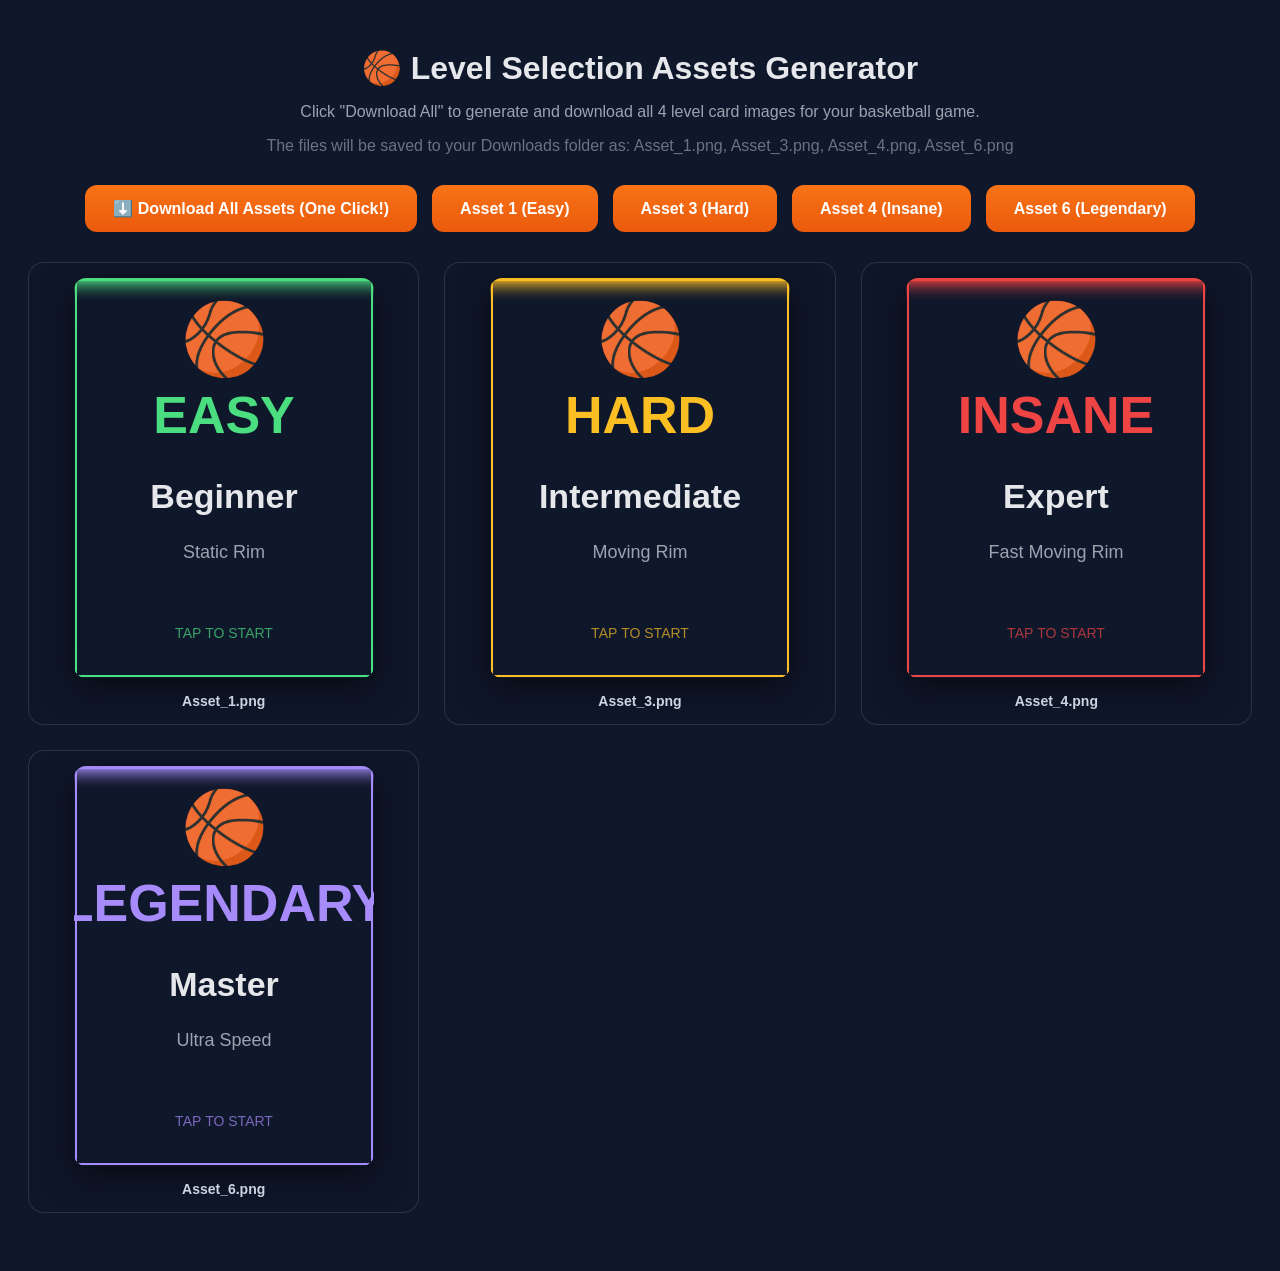
<file: generate_assets.html>
<!DOCTYPE html>
<html lang="en">
<head>
  <meta charset="UTF-8">
  <meta name="viewport" content="width=device-width, initial-scale=1.0">
  <title>🏀 Basketball Level Assets Generator</title>
  <style>
    * { box-sizing: border-box; }
    body {
      font-family: -apple-system, BlinkMacSystemFont, 'Segoe UI', Roboto, Arial, sans-serif;
      padding: 20px;
      background: #0f172a;
      color: #e5e7eb;
    }
    .container {
      max-width: 1400px;
      margin: 0 auto;
    }
    h1 {
      text-align: center;
      font-size: 32px;
      margin-bottom: 10px;
    }
    .instructions {
      text-align: center;
      color: #9ca3af;
      margin-bottom: 30px;
      font-size: 16px;
    }
    .button-group {
      display: flex;
      gap: 15px;
      margin-bottom: 30px;
      flex-wrap: wrap;
      justify-content: center;
    }
    button {
      padding: 14px 28px;
      font-size: 16px;
      font-weight: 600;
      background: linear-gradient(180deg, #f97316, #ea5a0c);
      color: white;
      border: none;
      border-radius: 12px;
      cursor: pointer;
      transition: transform 0.1s, box-shadow 0.2s;
    }
    button:hover {
      transform: translateY(-2px);
      box-shadow: 0 10px 30px rgba(249, 115, 22, 0.4);
    }
    button:active {
      transform: translateY(0);
    }
    .preview {
      display: grid;
      grid-template-columns: repeat(auto-fit, minmax(300px, 1fr));
      gap: 25px;
      margin-bottom: 30px;
    }
    .card-preview {
      background: rgba(15, 23, 42, 0.8);
      border: 1px solid rgba(148, 163, 184, 0.2);
      border-radius: 16px;
      padding: 15px;
      text-align: center;
    }
    .card-preview canvas {
      width: 100%;
      max-width: 300px;
      border-radius: 12px;
      background: #1e293b;
      display: block;
      margin: 0 auto;
      box-shadow: 0 10px 30px rgba(0, 0, 0, 0.5);
    }
    .card-preview p {
      margin: 15px 0 0 0;
      font-size: 14px;
      color: #cbd5e1;
      font-weight: 600;
    }
    .status {
      margin-top: 30px;
      padding: 20px;
      border-radius: 12px;
      background: #1e293b;
      border-left: 4px solid #fbbf24;
      text-align: center;
      font-size: 16px;
    }
    .status.success {
      background: rgba(16, 185, 129, 0.1);
      border-left-color: #10b981;
      color: #10b981;
    }
  </style>
</head>
<body>
  <div class="container">
    <h1>🏀 Level Selection Assets Generator</h1>
    <div class="instructions">
      <p>Click "Download All" to generate and download all 4 level card images for your basketball game.</p>
      <p style="color: #6b7280; margin-top: 5px;">The files will be saved to your Downloads folder as: Asset_1.png, Asset_3.png, Asset_4.png, Asset_6.png</p>
    </div>
    
    <div class="button-group">
      <button onclick="downloadAllAssets()">⬇️ Download All Assets (One Click!)</button>
      <button onclick="downloadSingle('Asset_1')">Asset 1 (Easy)</button>
      <button onclick="downloadSingle('Asset_3')">Asset 3 (Hard)</button>
      <button onclick="downloadSingle('Asset_4')">Asset 4 (Insane)</button>
      <button onclick="downloadSingle('Asset_6')">Asset 6 (Legendary)</button>
    </div>

    <div id="preview" class="preview"></div>
    <div class="status" id="status" style="display:none;">Ready to download!</div>
  </div>

  <script>
    const levels = {
      'Asset_1': { title: 'EASY', color: '#4ADE80', difficulty: 'Beginner', description: 'Static Rim' },
      'Asset_3': { title: 'HARD', color: '#FBBF24', difficulty: 'Intermediate', description: 'Moving Rim' },
      'Asset_4': { title: 'INSANE', color: '#EF4444', difficulty: 'Expert', description: 'Fast Moving Rim' },
      'Asset_6': { title: 'LEGENDARY', color: '#A78BFA', difficulty: 'Master', description: 'Ultra Speed' }
    };

    function drawLevelCard(canvas, levelData) {
      const ctx = canvas.getContext('2d');
      const w = canvas.width;
      const h = canvas.height;

      // Background
      ctx.fillStyle = '#0f172a';
      ctx.fillRect(0, 0, w, h);

      // Top gradient border
      const grad = ctx.createLinearGradient(0, 0, 0, 25);
      grad.addColorStop(0, levelData.color);
      grad.addColorStop(1, 'rgba(15, 23, 42, 0)');
      ctx.fillStyle = grad;
      ctx.fillRect(0, 0, w, 25);

      // Border
      ctx.strokeStyle = levelData.color;
      ctx.lineWidth = 2;
      ctx.strokeRect(2, 2, w - 4, h - 4);

      // Emoji
      ctx.font = 'bold 70px Arial';
      ctx.textAlign = 'center';
      ctx.fillStyle = '#ffffff';
      ctx.fillText('🏀', w / 2, 85);

      // Title
      ctx.font = 'bold 52px Arial';
      ctx.fillStyle = levelData.color;
      ctx.fillText(levelData.title, w / 2, 155);

      // Difficulty
      ctx.font = 'bold 34px Arial';
      ctx.fillStyle = '#e5e7eb';
      ctx.fillText(levelData.difficulty, w / 2, 230);

      // Description
      ctx.font = '18px Arial';
      ctx.fillStyle = '#9ca3af';
      ctx.fillText(levelData.description, w / 2, 280);

      // Tap hint
      ctx.font = '14px Arial';
      ctx.fillStyle = levelData.color;
      ctx.globalAlpha = 0.7;
      ctx.fillText('TAP TO START', w / 2, 360);
      ctx.globalAlpha = 1;
    }

    function generatePreviews() {
      const preview = document.getElementById('preview');
      preview.innerHTML = '';

      Object.entries(levels).forEach(([filename, levelData]) => {
        const div = document.createElement('div');
        div.className = 'card-preview';

        const canvas = document.createElement('canvas');
        canvas.width = 300;
        canvas.height = 400;
        drawLevelCard(canvas, levelData);

        div.appendChild(canvas);

        const p = document.createElement('p');
        p.textContent = filename + '.png';
        div.appendChild(p);

        preview.appendChild(div);
      });
    }

    function downloadSingle(filename) {
      const levelData = levels[filename];
      const canvas = document.createElement('canvas');
      canvas.width = 300;
      canvas.height = 400;
      drawLevelCard(canvas, levelData);

      canvas.toBlob(blob => {
        const url = URL.createObjectURL(blob);
        const a = document.createElement('a');
        a.href = url;
        a.download = filename + '.png';
        a.click();
        URL.revokeObjectURL(url);
      });
    }

    function downloadAllAssets() {
      const status = document.getElementById('status');
      status.textContent = '⬇️ Downloading 4 assets...';
      status.style.display = 'block';
      status.className = 'status';

      let count = 0;
      const filenames = Object.keys(levels);

      filenames.forEach((filename, index) => {
        setTimeout(() => {
          downloadSingle(filename);
          count++;
          if (count === filenames.length) {
            setTimeout(() => {
              status.textContent = '✅ All assets downloaded! Move them to your game folder: Basketball-game-vibe-game-coding';
              status.className = 'status success';
            }, 300);
          }
        }, index * 400);
      });
    }

    window.addEventListener('load', generatePreviews);
  </script>
</body>
</html>
</file>
